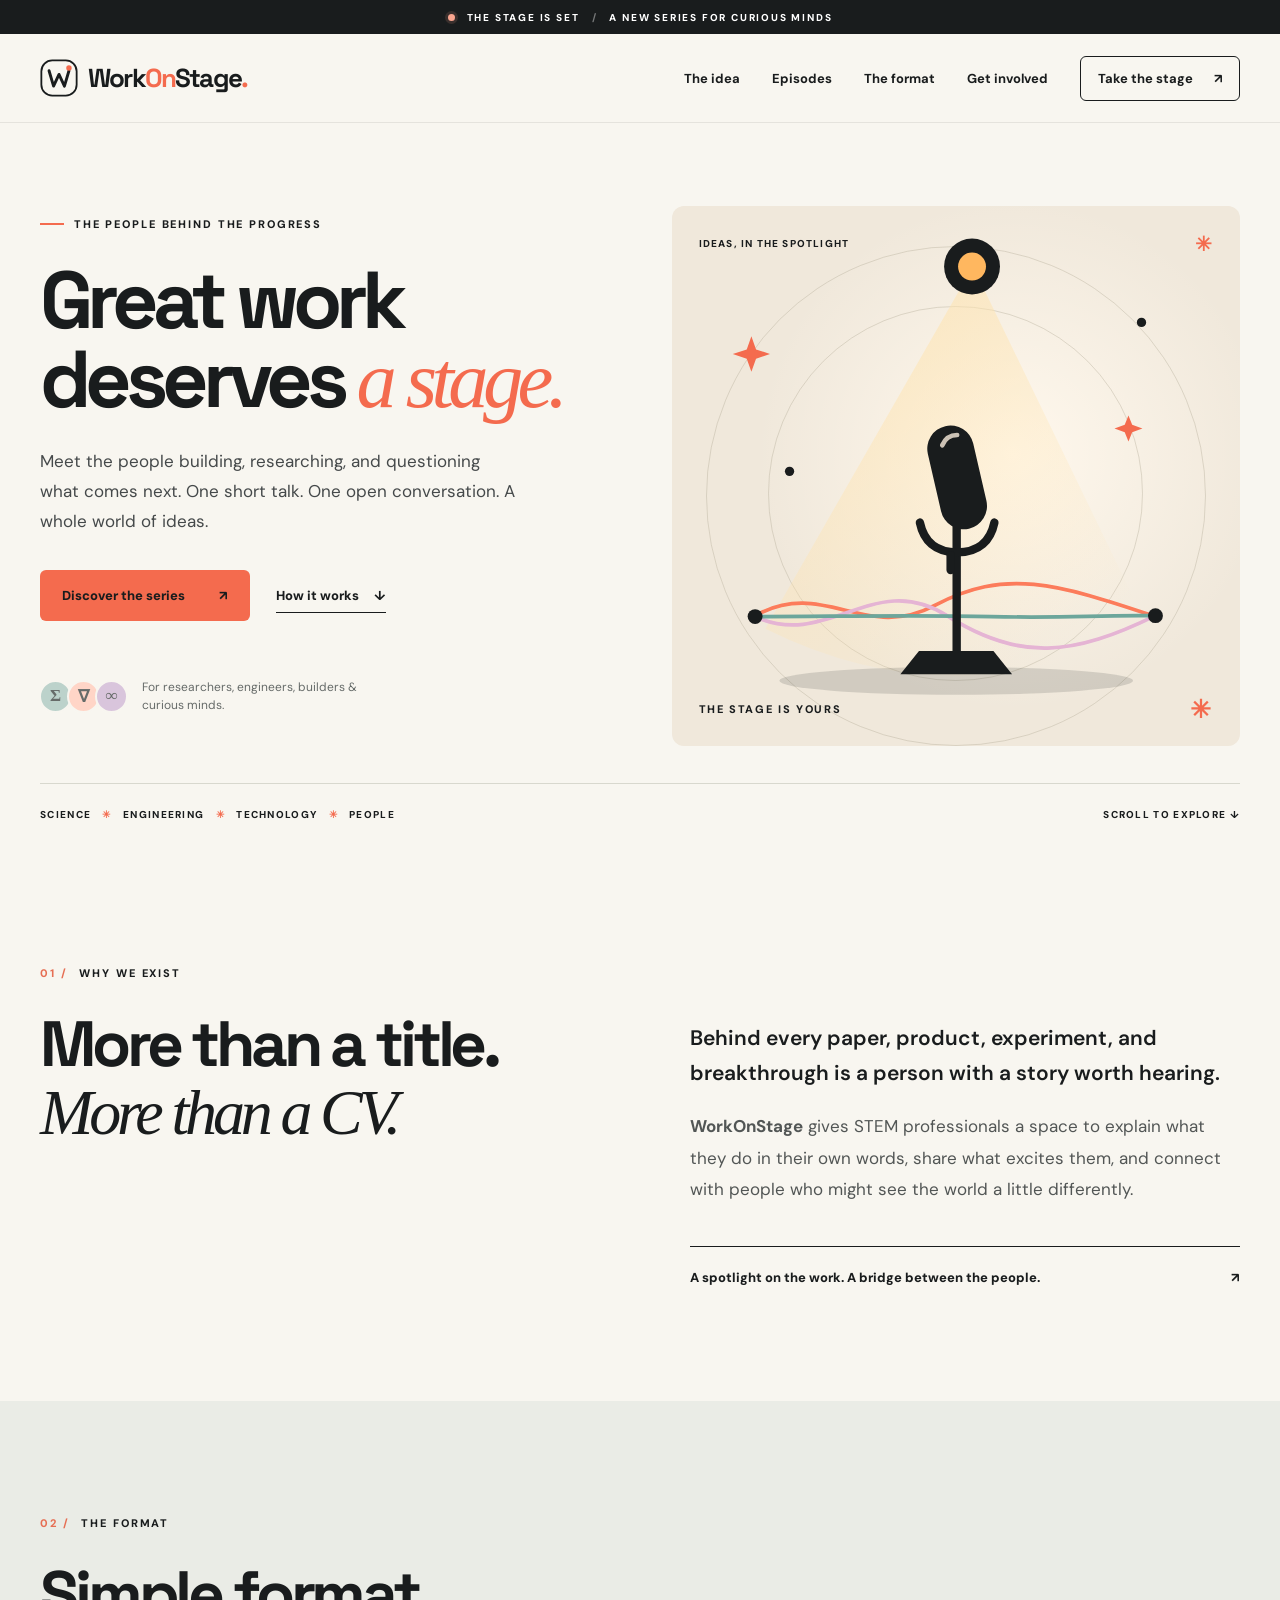
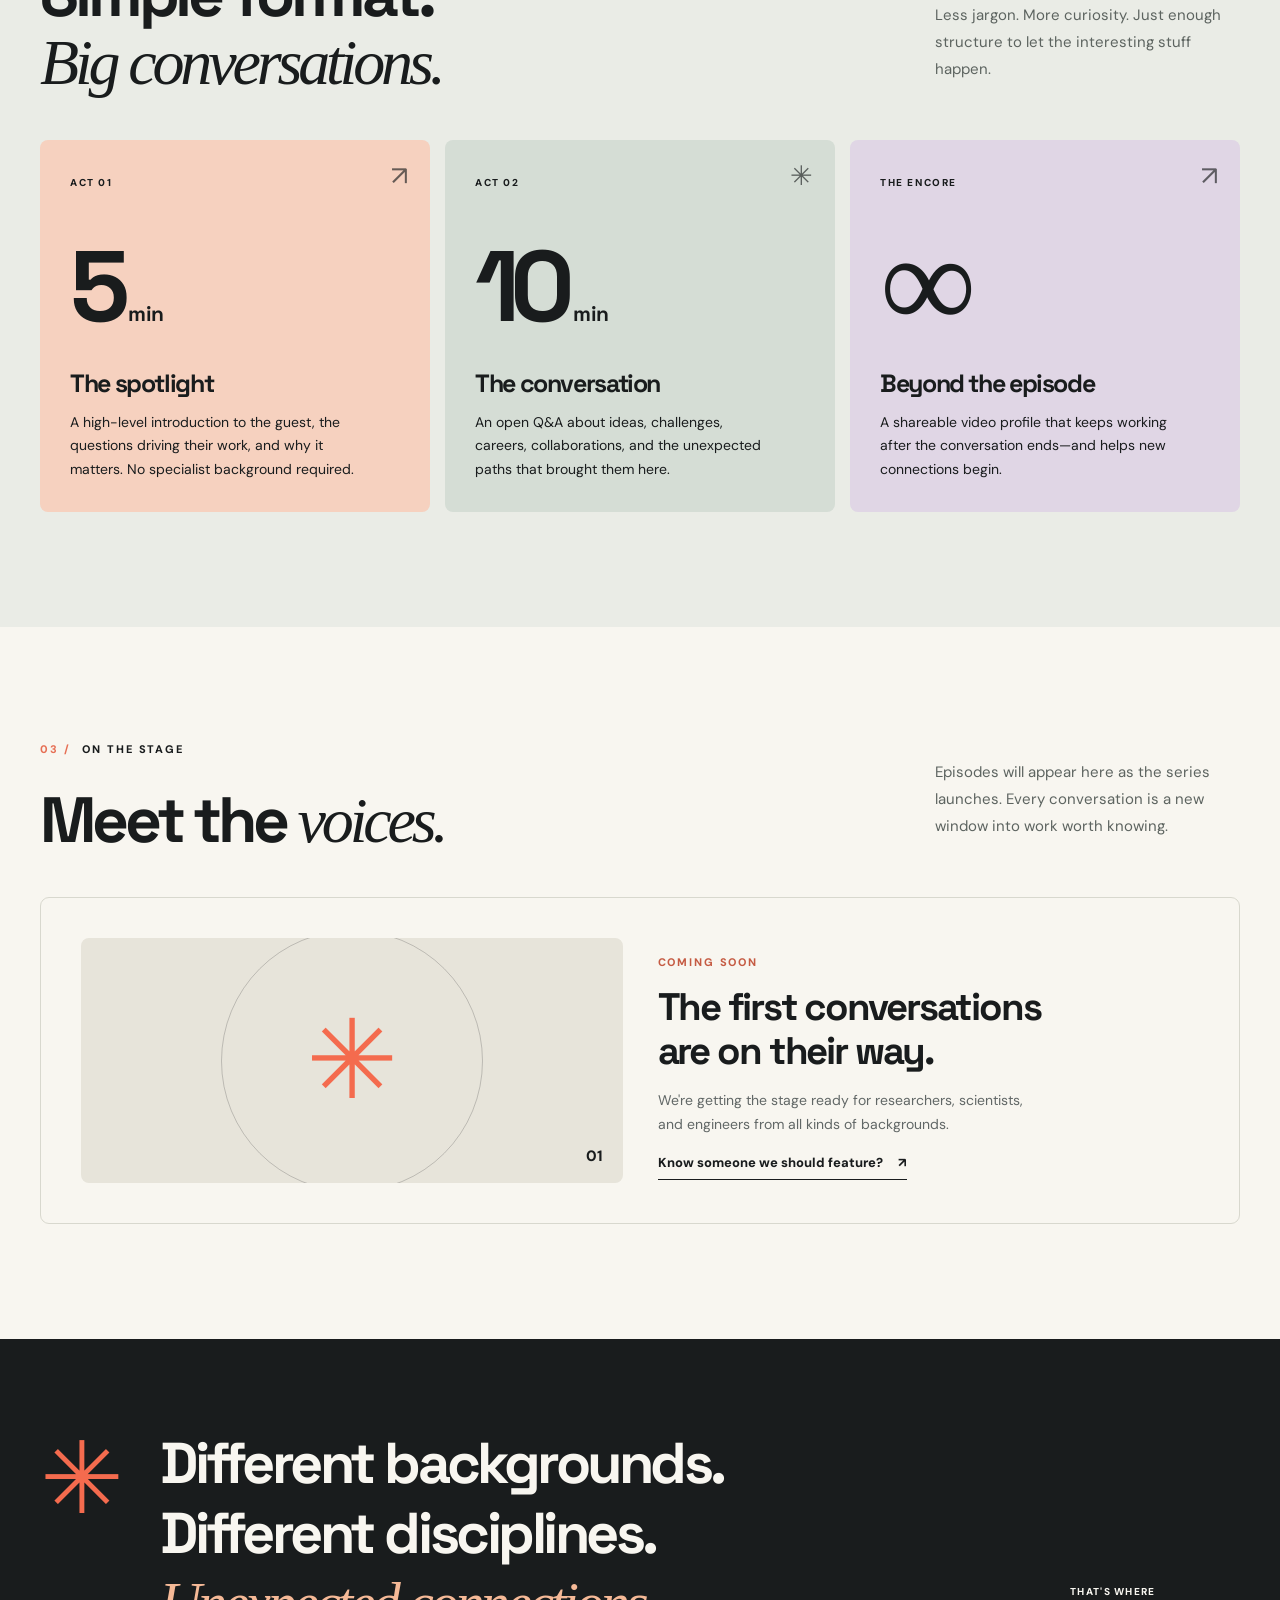
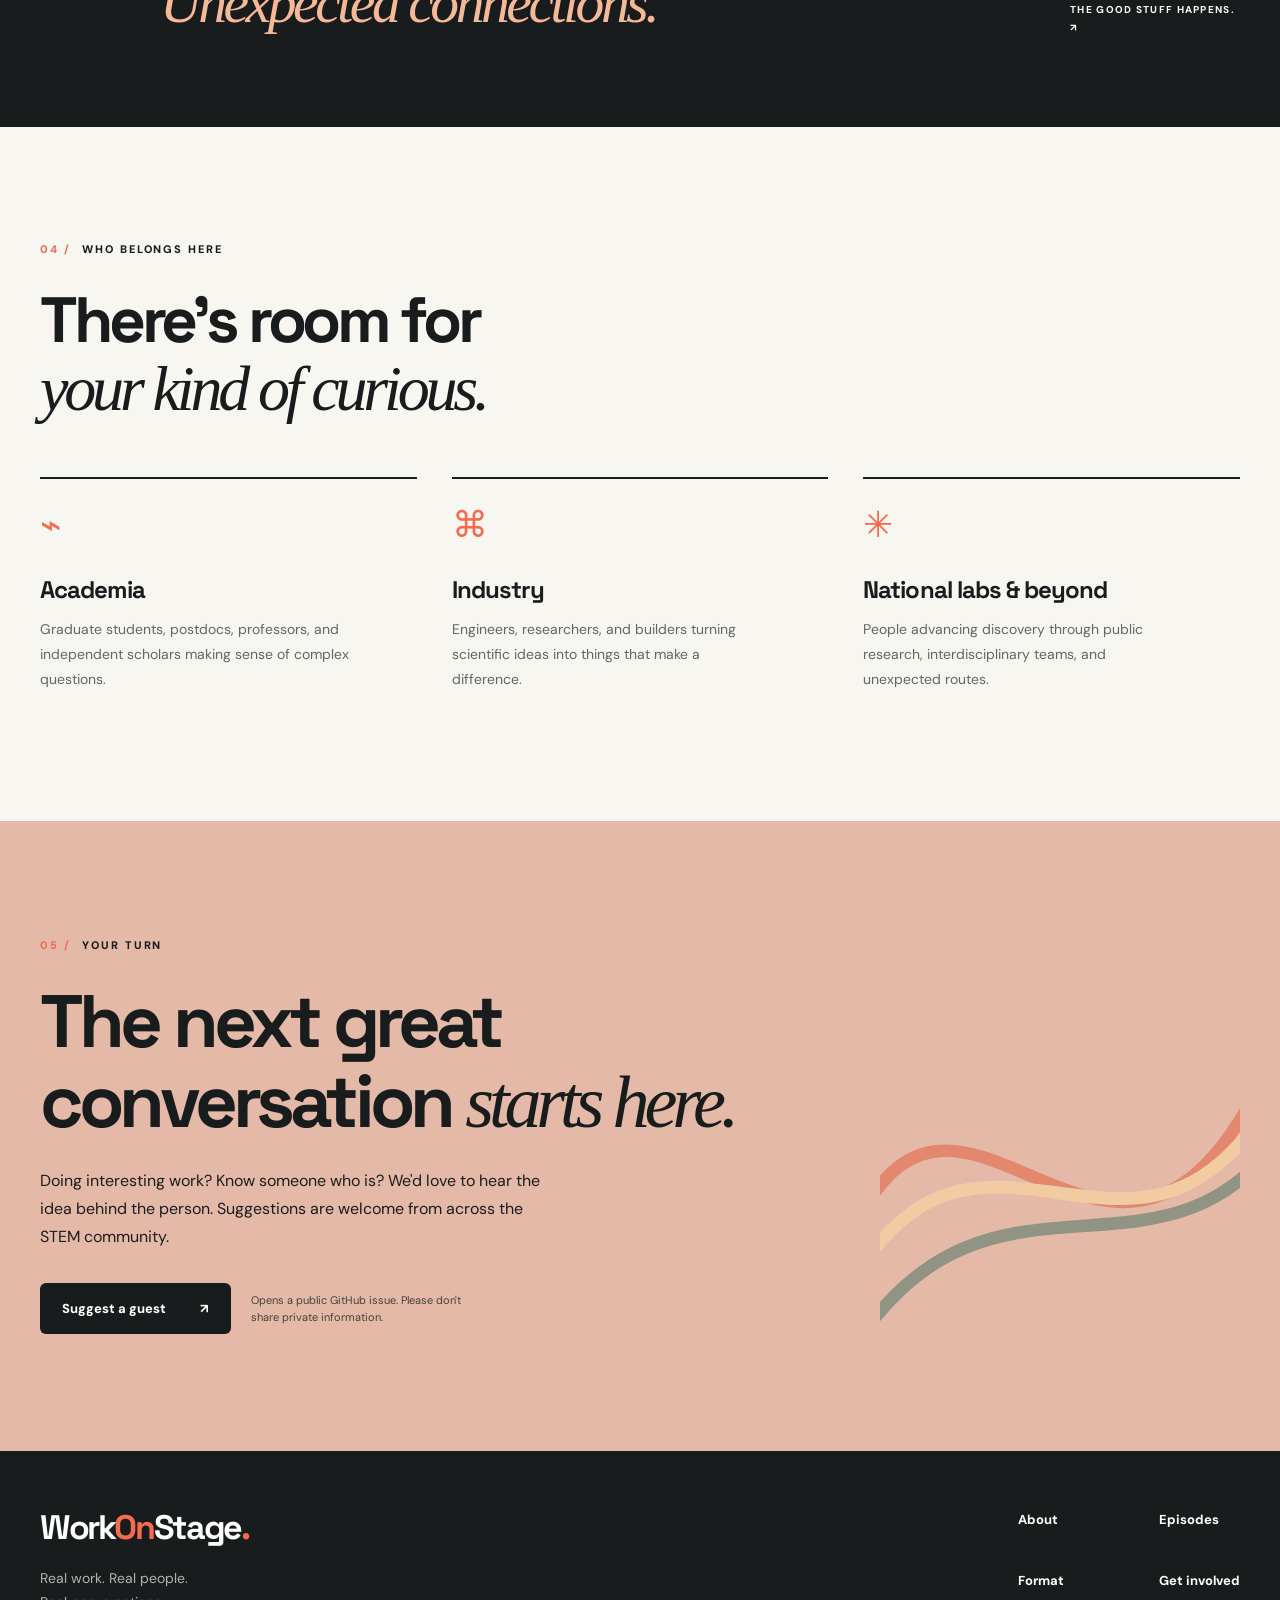
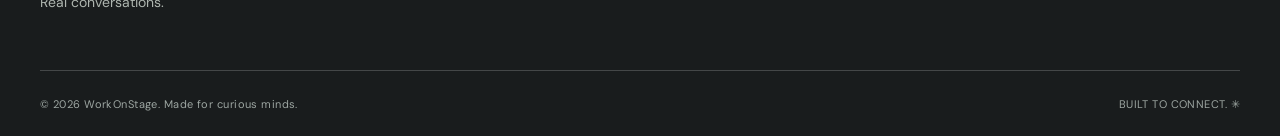
<file: index.html>
<!doctype html>
<html lang="en">
<head>
  <meta charset="utf-8">
  <meta name="viewport" content="width=device-width, initial-scale=1">
  <meta name="theme-color" content="#191c1d">
  <meta name="description" content="WorkOnStage is where people in science, engineering, and technology take the stage to share what they do. Ten minutes to present, thirty minutes to explore.">
  <meta property="og:type" content="website">
  <meta property="og:title" content="WorkOnStage — Great work deserves a stage.">
  <meta property="og:description" content="Real work. Real people. Real conversations. Discover the minds behind STEM, one conversation at a time.">
  <meta property="og:url" content="https://workonstage.github.io/">
  <meta property="og:image" content="https://workonstage.github.io/assets/social-preview.png">
  <meta name="twitter:card" content="summary_large_image">
  <link rel="canonical" href="https://workonstage.github.io/">
  <link rel="icon" type="image/svg+xml" href="assets/favicon.svg">
  <link rel="apple-touch-icon" href="assets/apple-touch-icon.png">
  <link rel="stylesheet" href="assets/styles.css">
  <title>WorkOnStage — Great work deserves a stage.</title>
  <script type="application/ld+json">{"@context":"https://schema.org","@type":"WebSite","name":"WorkOnStage","url":"https://workonstage.github.io/","description":"A conversation series featuring people working across science, technology, engineering, and mathematics."}</script>
  <script src="assets/main.js" defer></script>
</head>
<body>
  <a class="skip-link" href="#main">Skip to content</a>
  <div class="announcement"><span class="live-dot" aria-hidden="true"></span> THE STAGE IS SET <span class="announcement-sep">/</span> A NEW SERIES FOR CURIOUS MINDS</div>
  <header class="site-header" id="top">
    <div class="container header-inner">
      <a class="brand" href="#top" aria-label="WorkOnStage, home">
        <span class="brand-icon" aria-hidden="true"><svg viewBox="0 0 42 42" fill="none"><rect x="1.5" y="1.5" width="39" height="39" rx="12" stroke="currentColor" stroke-width="2"/><path d="M10 13l5 17 6-13 6 13 5-17" stroke="currentColor" stroke-width="3.2" stroke-linecap="round" stroke-linejoin="round"/><circle cx="32" cy="10" r="3" fill="#f46b4e"/></svg></span>
        <span>Work<span class="brand-on">On</span>Stage<span class="brand-period">.</span></span>
      </a>
      <button class="menu-toggle" aria-label="Open navigation" aria-controls="primary-nav" aria-expanded="false"><span></span><span></span><span></span></button>
      <nav class="nav-links" id="primary-nav" aria-label="Main navigation">
        <a href="#the-idea">The idea</a><a href="#episodes">Episodes</a><a href="#format">The format</a><a href="#get-involved">Get involved</a>
        <a class="nav-cta" href="#get-involved">Take the stage <span aria-hidden="true">↗</span></a>
      </nav>
    </div>
  </header>
  <main id="main">
    <section class="hero" aria-labelledby="hero-title">
      <div class="container hero-layout">
        <div class="hero-copy">
          <div class="eyebrow"><span class="eyebrow-line"></span> THE PEOPLE BEHIND THE PROGRESS</div>
          <h1 id="hero-title">Great work<br>deserves <em>a stage.</em></h1>
          <p class="hero-description">Meet the people building, researching, and questioning what comes next. One short talk. One open conversation. A whole world of ideas.</p>
          <div class="hero-actions"><a class="button button-primary" href="#the-idea">Discover the series <span aria-hidden="true">↗</span></a><a class="text-link" href="#format">How it works <span aria-hidden="true">↓</span></a></div>
          <div class="hero-proof"><div class="avatar-stack" aria-hidden="true"><span>Σ</span><span>∇</span><span>∞</span></div><span>For researchers, engineers, builders &amp; curious minds.</span></div>
        </div>
        <div class="hero-art" aria-label="An illustrated stage with a microphone illuminated by a spotlight and abstract paths connecting ideas" role="img">
          <div class="stage-orbit orbit-one"></div><div class="stage-orbit orbit-two"></div>
          <div class="stage-kicker">IDEAS, IN THE SPOTLIGHT <span>✳</span></div>
          <svg class="stage-illustration" viewBox="0 0 580 580" xmlns="http://www.w3.org/2000/svg" aria-hidden="true">
            <defs><linearGradient id="lightBeam" x1="0" y1="0" x2="0.7" y2="1"><stop stop-color="#ffe3ad" stop-opacity=".75"/><stop offset="1" stop-color="#ffe3ad" stop-opacity="0"/></linearGradient></defs>
            <path d="M308 65L85 454Q288 555 497 455Z" fill="url(#lightBeam)"/>
            <path d="M74 440C149 399 192 469 267 429S397 405 504 441" stroke="#fc7c5b" stroke-width="4" fill="none" stroke-linecap="round"/>
            <path d="M74 441C152 477 202 390 280 440S416 483 504 440" stroke="#e5b4d4" stroke-width="4" fill="none" stroke-linecap="round"/>
            <path d="M74 441C153 441 243 439 328 441S437 439 504 440" stroke="#6ca69b" stroke-width="4" fill="none" stroke-linecap="round"/>
            <circle cx="74" cy="441" r="8" fill="#191c1d"/><circle cx="504" cy="440" r="8" fill="#191c1d"/>
            <ellipse cx="290" cy="510" rx="190" ry="15" fill="#191c1d" opacity=".14"/>
            <path d="M230 503H350L330 478H250Z" fill="#191c1d"/>
            <path d="M286 296H295V480H286Z" fill="#191c1d"/>
            <path d="M251 340C255 359 267 372 291 372S327 359 331 340" fill="none" stroke="#191c1d" stroke-width="9" stroke-linecap="round"/>
            <rect x="266" y="235" width="50" height="113" rx="25" fill="#191c1d" transform="rotate(-13 291 291.5)"/>
            <path d="M275 257C278 250 284 246 291 246" stroke="#f9ecdb" stroke-width="5" stroke-linecap="round" opacity=".8"/>
            <path d="M284 375L284 391" stroke="#191c1d" stroke-width="9" stroke-linecap="round"/>
            <circle cx="307" cy="65" r="30" fill="#191c1d"/><circle cx="307" cy="65" r="15" fill="#ffb75f"/>
            <path d="M70 140l5 14 15 5-15 5-5 14-5-14-15-5 15-5Z" fill="#f46b4e"/><path d="M475 225l4 10 11 4-11 4-4 10-4-10-11-4 11-4Z" fill="#f46b4e"/>
            <circle cx="111" cy="285" r="5" fill="#191c1d"/><circle cx="489" cy="125" r="5" fill="#191c1d"/>
          </svg>
          <div class="stage-caption"><span>THE STAGE IS YOURS</span><span class="stage-caption-asterisk">✳</span></div>
        </div>
      </div>
      <div class="container hero-bottom"><span>SCIENCE <span class="red-asterisk">✳</span> ENGINEERING <span class="red-asterisk">✳</span> TECHNOLOGY <span class="red-asterisk">✳</span> PEOPLE</span><span>SCROLL TO EXPLORE ↓</span></div>
    </section>
    <section class="statement section-pad" id="the-idea" aria-labelledby="idea-title">
      <div class="container statement-grid"><div><div class="section-label"><span class="section-number">01 /</span> WHY WE EXIST</div><h2 id="idea-title">More than a title.<br><span class="serif-italic">More than a CV.</span></h2></div><div class="statement-right"><p>Behind every paper, product, experiment, and breakthrough is a person with a story worth hearing.</p><p><strong>WorkOnStage</strong> gives STEM professionals a space to explain what they do in their own words, share what excites them, and connect with people who might see the world a little differently.</p><div class="underlined-note">A spotlight on the work. A bridge between the people. <span aria-hidden="true">↗</span></div></div></div>
    </section>
    <section class="format-section section-pad" id="format" aria-labelledby="format-title"><div class="container"><div class="section-heading"><div><div class="section-label"><span class="section-number">02 /</span> THE FORMAT</div><h2 id="format-title">Simple format.<br><span class="serif-italic">Big conversations.</span></h2></div><p>Less jargon. More curiosity. Just enough structure to let the interesting stuff happen.</p></div><div class="format-grid"><article class="format-card talk-card"><span class="format-index">ACT 01</span><div class="format-number">5<span>min</span></div><h3>The spotlight</h3><p>A high-level introduction to the guest, the questions driving their work, and why it matters. No specialist background required.</p><span class="card-illustration" aria-hidden="true">↗</span></article><article class="format-card conversation-card"><span class="format-index">ACT 02</span><div class="format-number">10<span>min</span></div><h3>The conversation</h3><p>An open Q&amp;A about ideas, challenges, careers, collaborations, and the unexpected paths that brought them here.</p><span class="card-illustration" aria-hidden="true">✳</span></article><article class="format-card beyond-card"><span class="format-index">THE ENCORE</span><div class="infinity-symbol" aria-hidden="true">∞</div><h3>Beyond the episode</h3><p>A shareable video profile that keeps working after the conversation ends—and helps new connections begin.</p><span class="card-illustration" aria-hidden="true">↗</span></article></div></div></section>
    <section class="episodes-section section-pad" id="episodes" aria-labelledby="episodes-title"><div class="container"><div class="section-heading episodes-header"><div><div class="section-label"><span class="section-number">03 /</span> ON THE STAGE</div><h2 id="episodes-title">Meet the <span class="serif-italic">voices.</span></h2></div><p>Episodes will appear here as the series launches. Every conversation is a new window into work worth knowing.</p></div><div id="episodes-list" class="episodes-grid" aria-live="polite"></div><div id="episodes-empty" class="episodes-empty"><div class="empty-art" aria-hidden="true"><span>✳</span><span>01</span></div><div><span class="small-overline">COMING SOON</span><h3>The first conversations<br>are on their way.</h3><p>We're getting the stage ready for researchers, scientists, and engineers from all kinds of backgrounds.</p><a class="text-link" href="#get-involved">Know someone we should feature? <span aria-hidden="true">↗</span></a></div></div></div></section>
    <section class="manifesto-section" aria-label="Our philosophy"><div class="container manifesto-inner"><span class="manifesto-asterisk" aria-hidden="true">✳</span><p>Different backgrounds.<br>Different disciplines.<br><em>Unexpected connections.</em></p><div class="manifesto-end">THAT'S WHERE<br>THE GOOD STUFF HAPPENS. ↗</div></div></section>
    <section class="audience-section section-pad" aria-labelledby="audience-title"><div class="container"><div class="section-label"><span class="section-number">04 /</span> WHO BELONGS HERE</div><h2 id="audience-title">There's room for<br><span class="serif-italic">your kind of curious.</span></h2><div class="audience-grid"><article><span class="audience-icon" aria-hidden="true">⌁</span><h3>Academia</h3><p>Graduate students, postdocs, professors, and independent scholars making sense of complex questions.</p></article><article><span class="audience-icon" aria-hidden="true">⌘</span><h3>Industry</h3><p>Engineers, researchers, and builders turning scientific ideas into things that make a difference.</p></article><article><span class="audience-icon" aria-hidden="true">✳</span><h3>National labs &amp; beyond</h3><p>People advancing discovery through public research, interdisciplinary teams, and unexpected routes.</p></article></div></div></section>
    <section class="cta-section section-pad" id="get-involved" aria-labelledby="cta-title"><div class="container cta-wrap"><div class="cta-copy"><div class="section-label"><span class="section-number">05 /</span> YOUR TURN</div><h2 id="cta-title">The next great<br>conversation <em>starts here.</em></h2><p>Doing interesting work? Know someone who is? We'd love to hear the idea behind the person. Suggestions are welcome from across the STEM community.</p><div class="cta-actions"><a class="button button-dark" href="https://github.com/workonstage/workonstage.github.io/issues/new?template=guest-suggestion.yml" target="_blank" rel="noopener noreferrer">Suggest a guest <span aria-hidden="true">↗</span></a><span class="cta-footnote">Opens a public GitHub issue. Please don't share private information.</span></div></div><div class="cta-swirls" aria-hidden="true"><svg viewBox="0 0 330 360" fill="none"><path d="M-24 248C76 31 218 420 354 65" stroke="#e47b61" stroke-width="11" stroke-linecap="round"/><path d="M-29 299C90 88 230 350 354 109" stroke="#f4d1a3" stroke-width="11" stroke-linecap="round"/><path d="M-26 353C95 160 249 320 355 155" stroke="#7d8c79" stroke-width="11" stroke-linecap="round"/></svg></div></div></section>
  </main>
  <footer class="site-footer"><div class="container footer-top"><div><a class="brand footer-brand" href="#top">Work<span class="brand-on">On</span>Stage<span class="brand-period">.</span></a><p>Real work. Real people.<br>Real conversations.</p></div><div class="footer-links"><a href="#the-idea">About</a><a href="#episodes">Episodes</a><a href="#format">Format</a><a href="#get-involved">Get involved</a></div></div><div class="container footer-bottom"><span>© <span id="year">2026</span> WorkOnStage. Made for curious minds.</span><span>BUILT TO CONNECT. ✳</span></div></footer>
</body>
</html>
</file>
<file: assets/styles.css>
@import url('https://fonts.googleapis.com/css2?family=DM+Sans:wght@400;500;600;700;800&family=Space+Grotesk:wght@400;500;600;700&display=swap');
:root{--ink:#191c1d;--paper:#f8f6f0;--cream:#f1eee5;--white:#fffefb;--coral:#f46b4e;--teal:#6ca69b;--violet:#aa86b8;--muted:#626564;--line:#d8d8ce;--heading:'Space Grotesk',Arial,sans-serif;--body:'DM Sans',Arial,sans-serif}
*{box-sizing:border-box}html{scroll-behavior:smooth;scroll-padding-top:96px}body{margin:0;background:var(--paper);color:var(--ink);font-family:var(--body);-webkit-font-smoothing:antialiased}a{color:inherit;text-decoration:none}button{font:inherit}a:focus-visible,button:focus-visible{outline:3px solid var(--coral);outline-offset:4px}.container{width:min(1220px,calc(100% - 80px));margin-inline:auto}.skip-link{position:absolute;top:-60px;left:12px;background:white;padding:12px;z-index:100}.skip-link:focus{top:12px}.announcement{height:34px;background:var(--ink);color:#fff;text-align:center;display:flex;align-items:center;justify-content:center;gap:12px;font-size:10px;letter-spacing:.18em;font-weight:800}.announcement-sep{opacity:.4}.live-dot{width:7px;height:7px;border-radius:50%;background:#f9a58f;box-shadow:0 0 0 3px #f9a58f23}.site-header{position:sticky;top:0;background:rgba(248,246,240,.95);backdrop-filter:blur(14px);z-index:40;border-bottom:1px solid #191c1d16}.header-inner{height:88px;display:flex;justify-content:space-between;align-items:center}.brand{font:700 26px/1 var(--heading);letter-spacing:-.07em;display:inline-flex;align-items:center;white-space:nowrap}.brand-icon{width:38px;height:38px;margin-right:10px}.brand-icon svg{width:100%}.brand-on{color:var(--coral)}.brand-period{color:var(--coral)}.nav-links{display:flex;align-items:center;gap:32px;font-size:13px;font-weight:700}.nav-links>a:not(.nav-cta):hover,.footer-links a:hover{color:#e45f42}.nav-cta{border:1.6px solid var(--ink);padding:13px 17px;border-radius:6px;transition:background .2s,color .2s}.nav-cta:hover{background:var(--ink);color:white}.nav-cta span{margin-left:18px}.menu-toggle{display:none}.hero{padding-top:45px;background:var(--paper)}.hero-layout{display:grid;grid-template-columns:1.03fr .97fr;gap:28px;align-items:center;min-height:615px}.hero-copy{padding:20px 0 40px}.eyebrow,.section-label,.small-overline{font-size:11px;font-weight:800;letter-spacing:.17em}.eyebrow{display:flex;align-items:center;gap:10px}.eyebrow-line{width:24px;height:2px;background:var(--coral)}h1,h2,h3,p{margin-top:0}.hero h1{font:700 clamp(54px,6.3vw,99px)/.99 var(--heading);letter-spacing:-.075em;margin:30px 0 27px}.hero h1 em,.cta-wrap h2 em{font-family:Georgia,serif;letter-spacing:-.07em;font-weight:400}.hero h1 em{color:var(--coral)}.hero-description{font-size:17px;line-height:1.75;color:#45494a;max-width:480px}.hero-actions{display:flex;align-items:center;flex-wrap:wrap;gap:26px;margin-top:34px}.button{display:inline-flex;justify-content:space-between;align-items:center;gap:34px;border-radius:6px;padding:17px 22px;font-size:13px;font-weight:800;transition:transform .2s,box-shadow .2s}.button:hover{transform:translateY(-2px);box-shadow:0 8px 20px #0002}.button-primary{background:var(--coral);color:var(--ink)}.button-dark{background:var(--ink);color:#fff}.text-link{font-size:13px;font-weight:800;border-bottom:1px solid var(--ink);padding:8px 0}.text-link span{margin-left:12px}.hero-proof{display:flex;align-items:center;gap:14px;margin-top:57px;color:#666b69;font-size:12px;max-width:350px;line-height:1.5}.avatar-stack{display:flex;flex:none;padding-left:4px}.avatar-stack span{display:grid;place-items:center;width:33px;height:33px;margin-left:-5px;border:2px solid var(--paper);border-radius:50%;background:#bcd2cb;font:700 17px Georgia}.avatar-stack span:nth-child(2){background:#ffd5c7}.avatar-stack span:nth-child(3){background:#d9c5dc}.hero-art{position:relative;min-height:540px;background:#f0e8db;border-radius:12px;overflow:hidden;isolation:isolate}.hero-art:before{content:"";position:absolute;inset:0;background:radial-gradient(circle at 60% 46%,#fff8ed 0,transparent 57%);z-index:-1}.stage-orbit{position:absolute;border:1px solid #b5ac9a66;border-radius:50%;width:500px;height:500px;left:calc(50% - 250px);top:40px}.orbit-two{width:375px;height:375px;left:calc(50% - 187.5px);top:100px}.stage-illustration{width:100%;height:100%;position:absolute;inset:0;z-index:1}.stage-kicker{position:absolute;left:27px;top:25px;right:27px;display:flex;align-items:center;justify-content:space-between;font-size:10px;font-weight:800;letter-spacing:.12em;z-index:2}.stage-kicker span{font-size:20px;color:var(--coral)}.stage-caption{position:absolute;left:27px;right:27px;bottom:20px;display:flex;align-items:center;justify-content:space-between;font-size:11px;letter-spacing:.15em;font-weight:800;z-index:2}.stage-caption-asterisk{font-size:25px;color:var(--coral)}.hero-bottom{border-top:1px solid var(--line);display:flex;justify-content:space-between;gap:20px;padding-block:24px 30px;font-weight:800;font-size:10px;letter-spacing:.13em}.hero-bottom span:last-child{white-space:nowrap}.red-asterisk{color:var(--coral);margin-inline:8px}.section-pad{padding-block:115px}.section-label{display:flex;gap:12px;align-items:center;margin-bottom:30px}.section-number{color:#e66f54}h2{font:700 clamp(41px,5vw,72px)/1.07 var(--heading);letter-spacing:-.065em}.serif-italic{font-family:Georgia,serif;font-style:italic;font-weight:400;letter-spacing:-.065em}.statement{background:#f8f6f0}.statement-grid{display:grid;grid-template-columns:1fr 1fr;gap:100px}.statement-right{padding-top:55px}.statement-right p{font-size:17px;line-height:1.85;color:#525655}.statement-right p:first-child{font-size:21px;color:var(--ink);font-weight:600;line-height:1.65}.underlined-note{display:flex;justify-content:space-between;gap:20px;border-top:1px solid var(--ink);padding-top:22px;margin-top:40px;font-size:13px;font-weight:800}.format-section{background:#eaece6}.section-heading{display:flex;justify-content:space-between;gap:55px;align-items:end;margin-bottom:42px}.section-heading h2{margin-bottom:0}.section-heading>p{max-width:305px;font-size:15px;line-height:1.8;color:#5d6460}.format-grid{display:grid;grid-template-columns:repeat(3,1fr);gap:15px}.format-card{min-height:370px;border-radius:8px;padding:30px;position:relative;overflow:hidden}.talk-card{background:#f6d1bf}.conversation-card{background:#d5ddd5}.beyond-card{background:#e0d6e5}.format-index{font-size:10px;font-weight:800;letter-spacing:.16em}.format-number{font:700 100px/1 var(--heading);letter-spacing:-.10em;margin-top:46px}.format-number span{font-size:21px;letter-spacing:-.02em;margin-left:8px}.infinity-symbol{font:400 135px/.8 Georgia;margin-top:38px}.format-card h3{font:700 25px var(--heading);letter-spacing:-.055em;margin:30px 0 12px}.format-card p{font-size:14px;line-height:1.7;max-width:290px;margin:0}.card-illustration{position:absolute;right:22px;top:18px;font-size:27px;opacity:.65}.episodes-section{background:var(--paper)}.episodes-grid{display:grid;grid-template-columns:repeat(3,1fr);gap:18px}.episode-card{background:white;border:1px solid var(--line);border-radius:9px;overflow:hidden;transition:transform .2s}.episode-card:hover{transform:translateY(-3px)}.episode-cover{height:180px;background:#dedbd0;display:flex;align-items:center;justify-content:center;color:var(--ink);font:700 70px var(--heading);letter-spacing:-.1em}.episode-body{padding:24px}.episode-meta{font-size:11px;color:#7d655b;text-transform:uppercase;font-weight:800;letter-spacing:.1em;margin-bottom:12px}.episode-body h3{font:700 22px/1.2 var(--heading);letter-spacing:-.04em;margin-bottom:10px}.episode-body p{color:#656968;font-size:13px;line-height:1.65}.episode-body a{font-weight:800;font-size:13px;text-decoration:underline;text-underline-offset:4px}.episodes-empty{border:1px solid var(--line);border-radius:9px;padding:40px;display:grid;grid-template-columns:1fr 1fr;min-height:325px;align-items:center;gap:35px}.empty-art{height:245px;background:#e7e4da;border-radius:8px;position:relative;overflow:hidden;display:flex;justify-content:center;align-items:center}.empty-art:after{content:"";position:absolute;width:260px;height:260px;border:1px solid #191c1d35;border-radius:50%}.empty-art span:first-child{font-size:110px;font-weight:400;color:var(--coral);line-height:1}.empty-art span:last-child{position:absolute;font-size:15px;font-weight:800;right:20px;bottom:17px}.small-overline{color:#c55b43}.episodes-empty h3{font:700 clamp(25px,3vw,40px)/1.16 var(--heading);letter-spacing:-.055em;margin:14px 0}.episodes-empty p{max-width:370px;color:#616766;font-size:14px;line-height:1.75}.manifesto-section{background:var(--ink);color:var(--paper);padding:90px 0}.manifesto-inner{display:grid;grid-template-columns:100px 1fr 170px;align-items:end;gap:20px}.manifesto-asterisk{font-size:100px;color:var(--coral);line-height:1;align-self:start}.manifesto-inner p{font:700 clamp(34px,4.5vw,65px)/1.2 var(--heading);letter-spacing:-.06em;margin:0}.manifesto-inner em{color:#f5b997;font-family:Georgia,serif;font-weight:400}.manifesto-end{font-size:10px;letter-spacing:.13em;font-weight:800;line-height:1.8}.audience-section{background:#f8f6f0}.audience-grid{display:grid;grid-template-columns:repeat(3,1fr);gap:35px;margin-top:45px}.audience-grid article{border-top:2px solid var(--ink);padding-top:25px}.audience-icon{font:400 36px Georgia;color:var(--coral)}.audience-grid h3{font:700 24px var(--heading);letter-spacing:-.04em;margin:28px 0 12px}.audience-grid p{font-size:14px;line-height:1.8;color:#626765;max-width:320px}.cta-section{background:#e5b9a8;padding-block:90px}.cta-wrap{position:relative;display:flex;overflow:hidden;min-height:450px;align-items:center}.cta-copy{position:relative;z-index:2;width:75%}.cta-wrap h2{font-size:clamp(48px,5.8vw,80px);margin-bottom:25px}.cta-wrap p{max-width:520px;line-height:1.75;font-size:16px}.cta-actions{display:flex;align-items:center;gap:20px;flex-wrap:wrap;margin-top:32px}.cta-footnote{max-width:225px;font-size:11px;line-height:1.5;color:#42413c}.cta-swirls{position:absolute;width:380px;right:-20px;top:35px;opacity:.8}.cta-swirls svg{width:100%}.site-footer{background:#191c1d;color:#fff;padding:60px 0 25px}.footer-top{display:flex;justify-content:space-between;gap:40px;padding-bottom:55px}.footer-brand{font-size:34px}.footer-top p{font-size:14px;line-height:1.7;color:#aeb5af;margin:22px 0 0}.footer-links{display:grid;grid-template-columns:1fr 1fr;gap:17px 60px;font-size:13px;font-weight:700}.footer-bottom{border-top:1px solid #ffffff30;padding-top:26px;display:flex;justify-content:space-between;gap:20px;color:#9da6a2;font-size:11px;letter-spacing:.04em}
@media(max-width:1050px){.container{width:min(100% - 50px,1220px)}.nav-links{gap:18px}.hero-layout{min-height:560px}.hero-art{min-height:470px}.hero h1{font-size:clamp(50px,6vw,74px)}.statement-grid{gap:50px}.format-card{padding:24px}.format-number{font-size:78px}.manifesto-inner{grid-template-columns:70px 1fr}.manifesto-end{grid-column:2}}
@media(max-width:760px){.container{width:calc(100% - 36px)}.announcement{font-size:8px;letter-spacing:.08em}.header-inner{height:70px}.brand{font-size:24px}.brand-icon{width:33px;height:33px}.menu-toggle{display:flex;width:42px;height:42px;flex-direction:column;gap:5px;justify-content:center;align-items:center;border:1px solid var(--ink);border-radius:5px;background:transparent;cursor:pointer}.menu-toggle span{height:2px;width:18px;background:var(--ink)}.nav-links{display:none;position:absolute;top:70px;left:0;right:0;background:var(--paper);padding:18px;box-shadow:0 12px 18px #0002;flex-direction:column;align-items:stretch;gap:0}.nav-links.open{display:flex}.nav-links a{padding:15px 8px;border-bottom:1px solid var(--line)}.nav-links .nav-cta{margin-top:12px;display:flex;justify-content:space-between;padding:14px}.hero{padding-top:15px}.hero-layout{grid-template-columns:1fr;gap:12px}.hero-copy{padding:35px 0 14px}.hero h1{font-size:clamp(58px,11.5vw,87px)}.hero-description{font-size:16px}.hero-proof{margin-top:30px}.hero-art{min-height:420px}.hero-bottom{font-size:9px;padding-block:20px}.hero-bottom>span:last-child{display:none}.section-pad{padding-block:75px}.statement-grid{grid-template-columns:1fr;gap:12px}.statement-right{padding-top:0}.statement-right p:first-child{font-size:19px}.section-heading{display:block}.section-heading>p{max-width:480px;margin-top:25px}.format-grid,.audience-grid,.episodes-grid{grid-template-columns:1fr}.format-card{min-height:300px}.format-number{margin-top:20px;font-size:90px}.format-card h3{margin-top:22px}.episodes-empty{grid-template-columns:1fr;padding:20px}.empty-art{height:210px}.manifesto-section{padding-block:65px}.manifesto-inner{display:block}.manifesto-asterisk{font-size:60px}.manifesto-inner p{margin:12px 0 25px}.audience-grid{gap:24px}.audience-grid article{padding-top:18px}.audience-grid h3{margin-top:10px}.cta-section{padding-block:60px}.cta-wrap{min-height:460px;align-items:start}.cta-copy{width:100%}.cta-wrap h2{font-size:clamp(47px,10vw,68px)}.cta-swirls{width:210px;right:-80px;top:235px;opacity:.32}.footer-top,.footer-bottom{flex-direction:column}.footer-links{gap:13px 28px}.footer-bottom{font-size:10px}}
@media(prefers-reduced-motion:reduce){html{scroll-behavior:auto}*,*::before,*::after{transition:none!important;animation:none!important}}
[hidden]{display:none!important}
</file>
